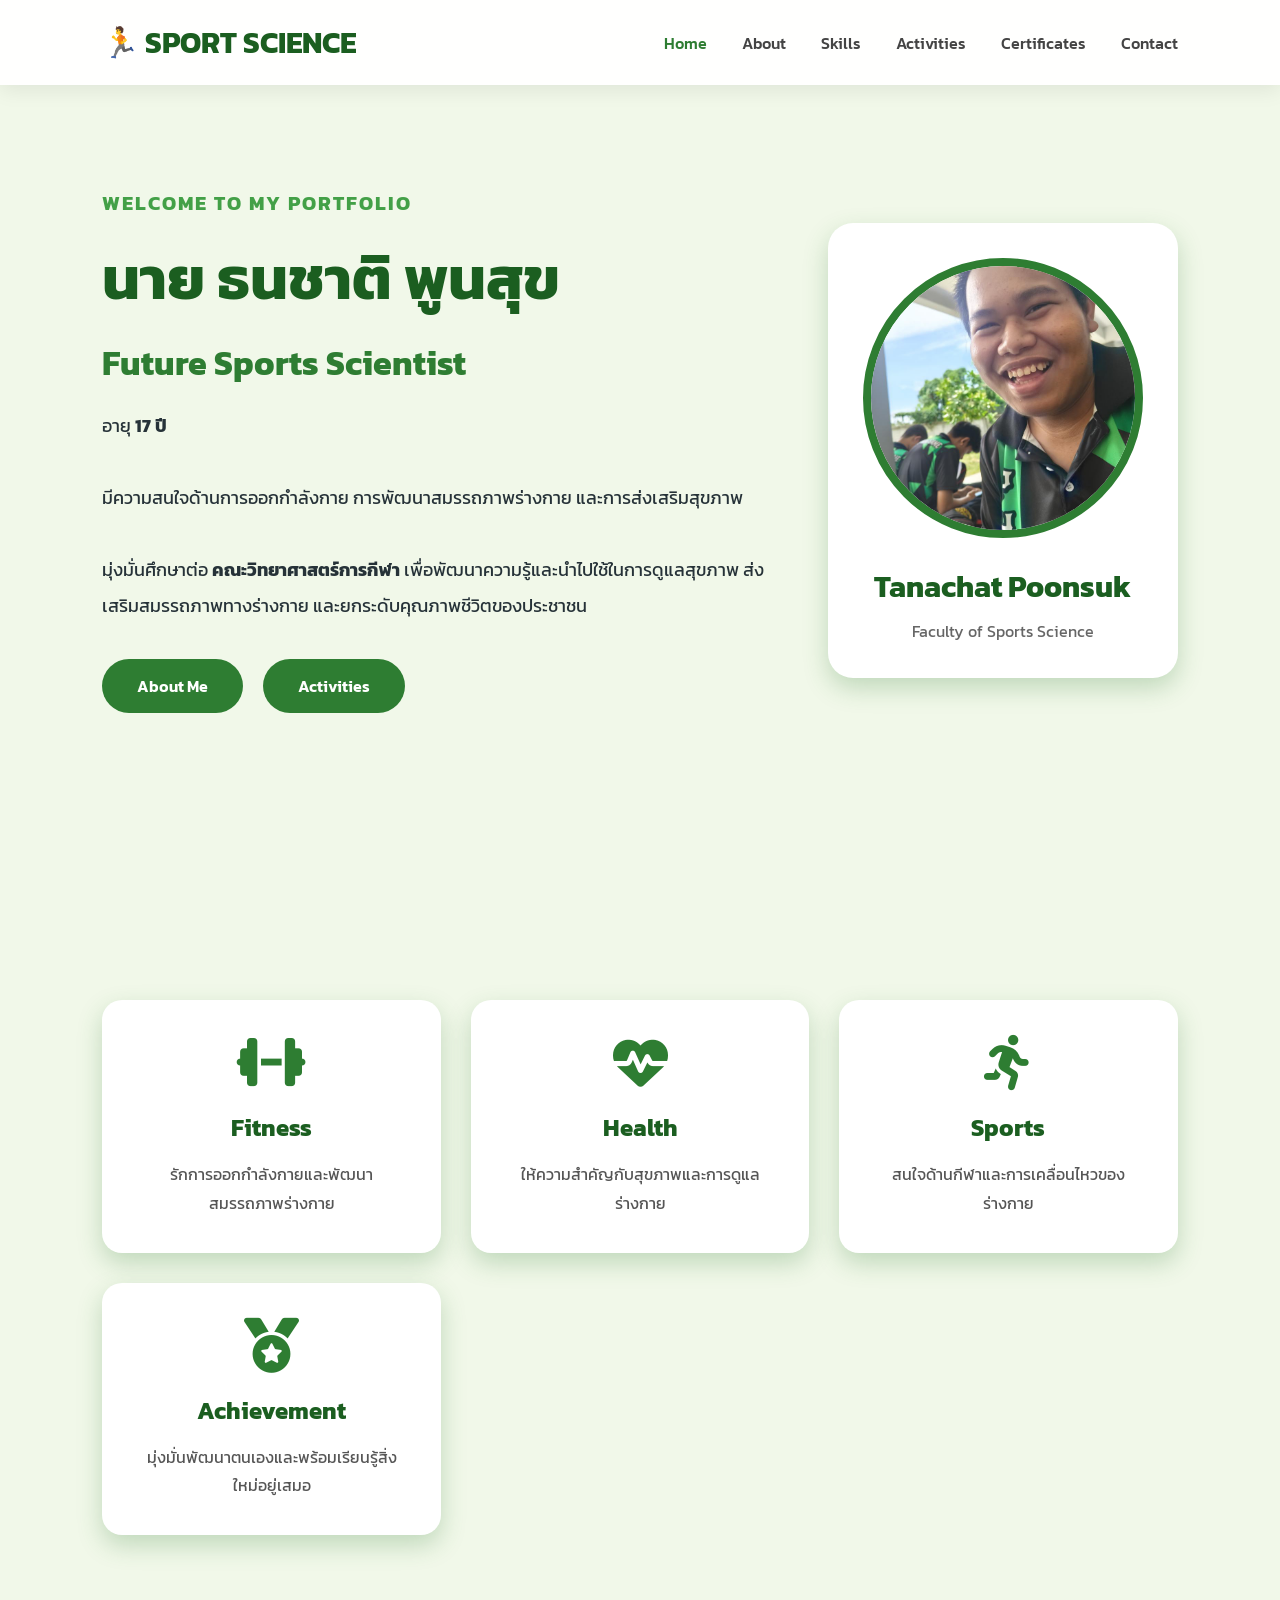
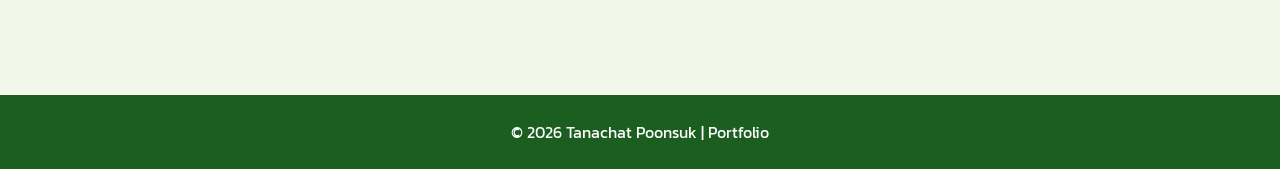
<file: index.html>
<!DOCTYPE html>
<html lang="th">

<head>

<meta charset="UTF-8">
<meta name="viewport" content="width=device-width, initial-scale=1.0">

<title>Tanachat Portfolio</title>

<link rel="preconnect" href="https://fonts.googleapis.com">

<link href="https://fonts.googleapis.com/css2?family=Kanit:wght@300;400;600;700&display=swap" rel="stylesheet">

<link rel="stylesheet"
href="https://cdnjs.cloudflare.com/ajax/libs/font-awesome/6.7.2/css/all.min.css">

<link rel="stylesheet" href="css/style.css">

</head>

<body>

<header>

<nav>

<div class="logo">

🏃 SPORT SCIENCE

</div>

<ul>

<li><a href="index.html" class="active">Home</a></li>

<li><a href="about.html">About</a></li>

<li><a href="skills.html">Skills</a></li>

<li><a href="projects.html">Activities</a></li>

<li><a href="certificates.html">Certificates</a></li>

<li><a href="contact.html">Contact</a></li>

</ul>

</nav>

</header>

<section class="hero">

<div class="left">

<h3>WELCOME TO MY PORTFOLIO</h3>

<h1>นาย ธนชาติ พูนสุข</h1>

<h2>Future Sports Scientist</h2>

<p>

อายุ <strong>17 ปี</strong>

<br><br>

มีความสนใจด้านการออกกำลังกาย การพัฒนาสมรรถภาพร่างกาย
และการส่งเสริมสุขภาพ

<br><br>

มุ่งมั่นศึกษาต่อ

<strong>คณะวิทยาศาสตร์การกีฬา</strong>

เพื่อพัฒนาความรู้และนำไปใช้ในการดูแลสุขภาพ
ส่งเสริมสมรรถภาพทางร่างกาย
และยกระดับคุณภาพชีวิตของประชาชน

</p>

<div class="button">

<a href="about.html">

About Me

</a>

<a href="projects.html">

Activities

</a>

</div>

</div>

<div class="right">

<div class="profile-card">

<img src="images/CE76A040-B627-44D5-91EF-DC53F87B7372.jpg" alt="Tanachat">

<h3>Tanachat Poonsuk</h3>

<p>

Faculty of Sports Science

</p>

</div>

</div>

</section>

<section class="cards">

<div class="card">

<i class="fa-solid fa-dumbbell"></i>

<h2>Fitness</h2>

<p>

รักการออกกำลังกายและพัฒนาสมรรถภาพร่างกาย

</p>

</div>

<div class="card">

<i class="fa-solid fa-heart-pulse"></i>

<h2>Health</h2>

<p>

ให้ความสำคัญกับสุขภาพและการดูแลร่างกาย

</p>

</div>

<div class="card">

<i class="fa-solid fa-person-running"></i>

<h2>Sports</h2>

<p>

สนใจด้านกีฬาและการเคลื่อนไหวของร่างกาย

</p>

</div>

<div class="card">

<i class="fa-solid fa-medal"></i>

<h2>Achievement</h2>

<p>

มุ่งมั่นพัฒนาตนเองและพร้อมเรียนรู้สิ่งใหม่อยู่เสมอ

</p>

</div>

</section>

<footer>

<p>

© 2026 Tanachat Poonsuk | Portfolio

</p>

</footer>

</body>

</html>
</file>
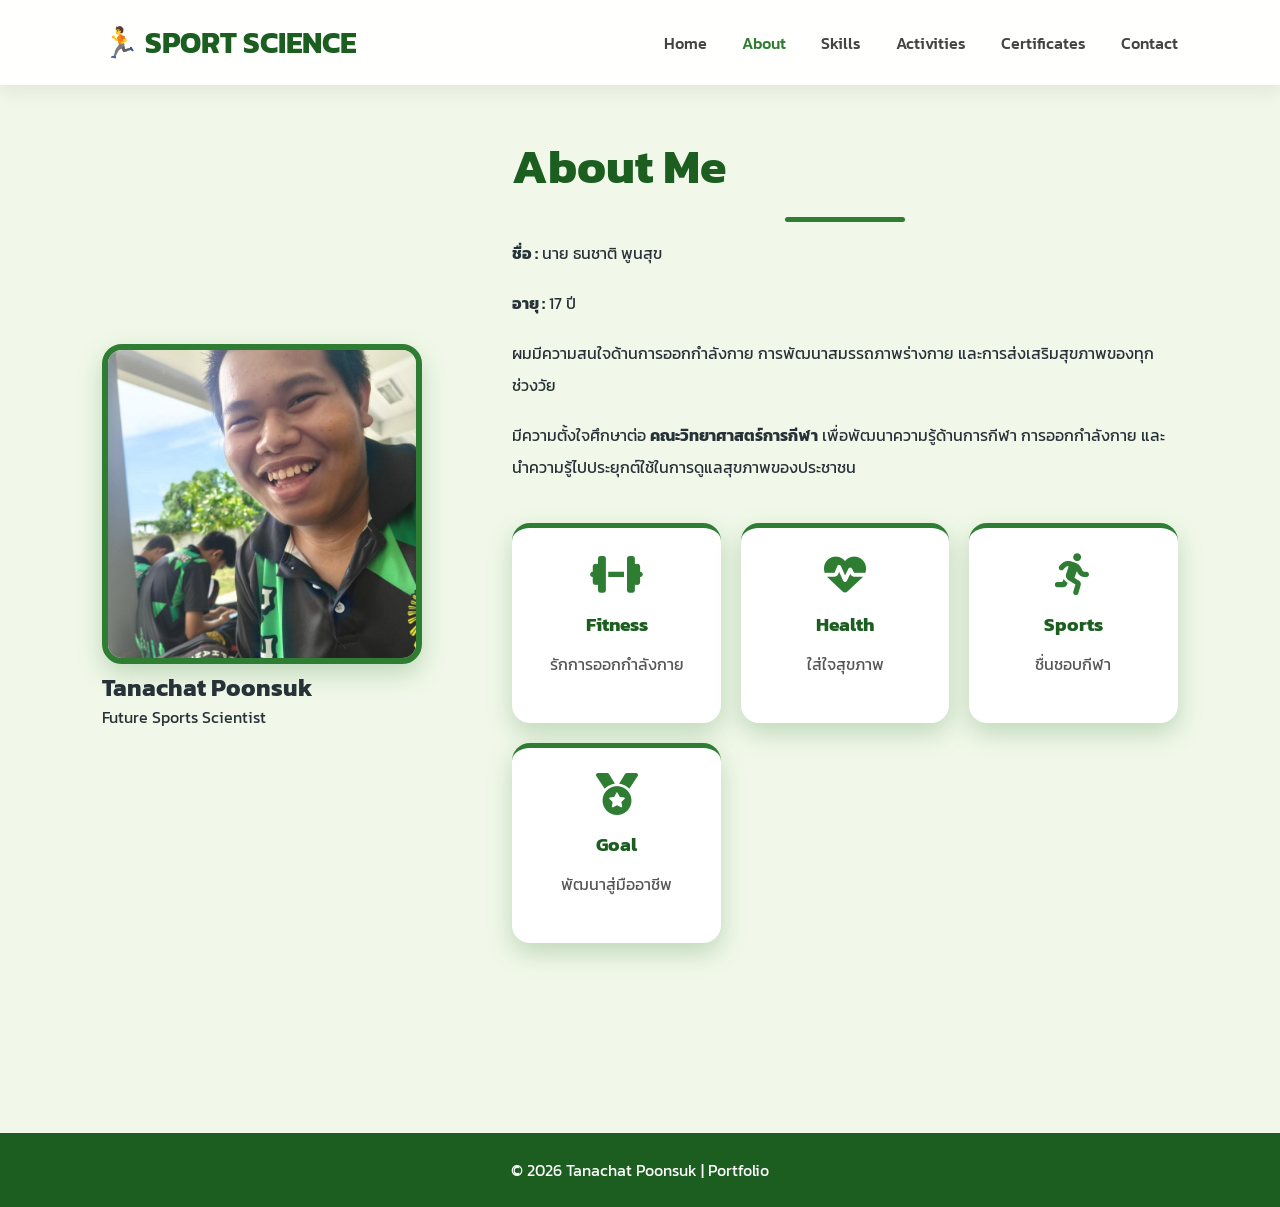
<file: about.html>
<!DOCTYPE html>
<html lang="th">

<head>

<meta charset="UTF-8">
<meta name="viewport" content="width=device-width, initial-scale=1.0">

<title>About | Sports Science Portfolio</title>

<link rel="preconnect" href="https://fonts.googleapis.com">

<link href="https://fonts.googleapis.com/css2?family=Kanit:wght@300;400;600;700&display=swap" rel="stylesheet">

<link rel="stylesheet"
href="https://cdnjs.cloudflare.com/ajax/libs/font-awesome/6.7.2/css/all.min.css">

<link rel="stylesheet" href="css/style.css">

</head>

<body>

<header>

<nav>

<div class="logo">
🏃 SPORT SCIENCE
</div>

<ul>

<li><a href="index.html">Home</a></li>

<li><a href="about.html" class="active">About</a></li>

<li><a href="skills.html">Skills</a></li>

<li><a href="projects.html">Activities</a></li>

<li><a href="certificates.html">Certificates</a></li>

<li><a href="contact.html">Contact</a></li>

</ul>

</nav>

</header>

<section class="about-page">

<div class="about-image">

<img src="images/CE76A040-B627-44D5-91EF-DC53F87B7372.jpg" alt="Profile">

<h2>Tanachat Poonsuk</h2>

<p>Future Sports Scientist</p>

</div>

<div class="about-detail">

<h1>About Me</h1>

<div class="line"></div>

<p>

<strong>ชื่อ :</strong> นาย ธนชาติ พูนสุข

</p>

<p>

<strong>อายุ :</strong> 17 ปี

</p>

<p>

ผมมีความสนใจด้านการออกกำลังกาย การพัฒนาสมรรถภาพร่างกาย และการส่งเสริมสุขภาพของทุกช่วงวัย

</p>

<p>

มีความตั้งใจศึกษาต่อ <strong>คณะวิทยาศาสตร์การกีฬา</strong>
เพื่อพัฒนาความรู้ด้านการกีฬา การออกกำลังกาย และนำความรู้ไปประยุกต์ใช้ในการดูแลสุขภาพของประชาชน

</p>

<div class="sport-grid">

<div class="sport-card">

<i class="fa-solid fa-dumbbell"></i>

<h3>Fitness</h3>

<p>รักการออกกำลังกาย</p>

</div>

<div class="sport-card">

<i class="fa-solid fa-heart-pulse"></i>

<h3>Health</h3>

<p>ใส่ใจสุขภาพ</p>

</div>

<div class="sport-card">

<i class="fa-solid fa-person-running"></i>

<h3>Sports</h3>

<p>ชื่นชอบกีฬา</p>

</div>

<div class="sport-card">

<i class="fa-solid fa-medal"></i>

<h3>Goal</h3>

<p>พัฒนาสู่มืออาชีพ</p>

</div>

</div>

</div>

</section>

<footer>

<p>

© 2026 Tanachat Poonsuk | Portfolio

</p>

</footer>

</body>

</html>
</file>
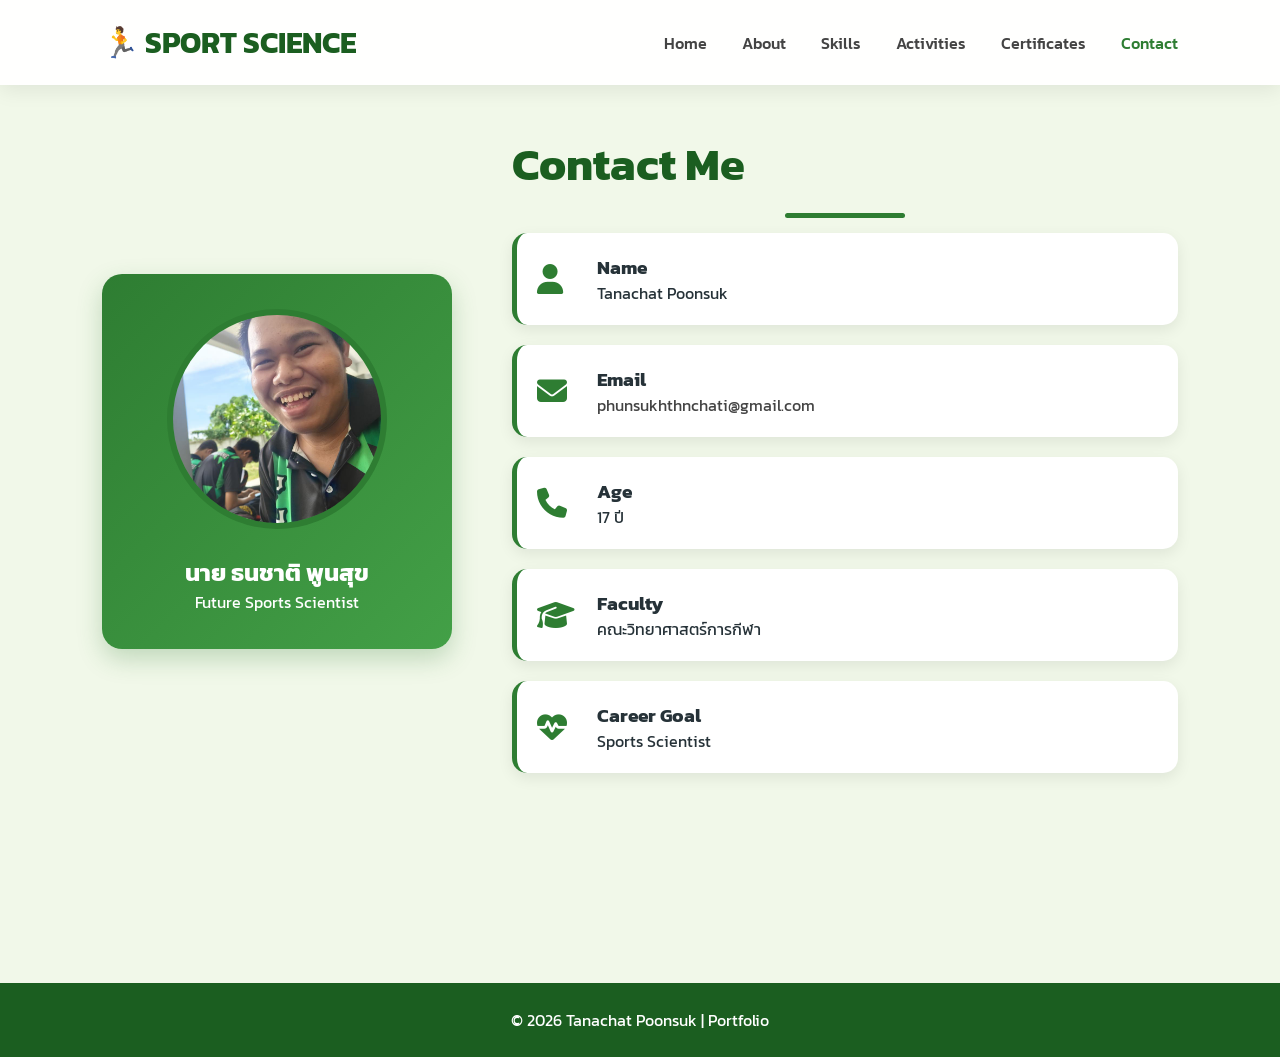
<file: contact.html>
<!DOCTYPE html>
<html lang="th">

<head>

<meta charset="UTF-8">
<meta name="viewport" content="width=device-width, initial-scale=1.0">

<title>Contact | Sports Science Portfolio</title>

<link rel="preconnect" href="https://fonts.googleapis.com">

<link href="https://fonts.googleapis.com/css2?family=Kanit:wght@300;400;600;700&display=swap" rel="stylesheet">

<link rel="stylesheet"
href="https://cdnjs.cloudflare.com/ajax/libs/font-awesome/6.7.2/css/all.min.css">

<link rel="stylesheet"
href="css/style.css">

</head>

<body>

<header>

<nav>

<div class="logo">

🏃 SPORT SCIENCE

</div>

<ul>

<li><a href="index.html">Home</a></li>

<li><a href="about.html">About</a></li>

<li><a href="skills.html">Skills</a></li>

<li><a href="projects.html">Activities</a></li>

<li><a href="certificates.html">Certificates</a></li>

<li><a href="contact.html" class="active">Contact</a></li>

</ul>

</nav>

</header>

<section class="contact-page">

<div class="contact-left">

<img src="images/CE76A040-B627-44D5-91EF-DC53F87B7372.jpg" alt="Tanachat">

<h2>นาย ธนชาติ พูนสุข</h2>

<p>Future Sports Scientist</p>

</div>

<div class="contact-right">

<h1>Contact Me</h1>

<div class="line"></div>

<div class="contact-box">

<i class="fa-solid fa-user"></i>

<div>

<h3>Name</h3>

<p>Tanachat Poonsuk</p>

</div>

</div>

<div class="contact-box">

<i class="fa-solid fa-envelope"></i>

<div>

<h3>Email</h3>

<p>

<a href="mailto:phunsukhthnchati@gmail.com">

phunsukhthnchati@gmail.com

</a>

</p>

</div>

</div>

<div class="contact-box">

<i class="fa-solid fa-phone"></i>

<div>

<h3>Age</h3>

<p>17 ปี</p>

</div>

</div>

<div class="contact-box">

<i class="fa-solid fa-graduation-cap"></i>

<div>

<h3>Faculty</h3>

<p>คณะวิทยาศาสตร์การกีฬา</p>

</div>

</div>

<div class="contact-box">

<i class="fa-solid fa-heart-pulse"></i>

<div>

<h3>Career Goal</h3>

<p>

Sports Scientist

</p>

</div>

</div>

</div>

</section>

<footer>

<p>

© 2026 Tanachat Poonsuk | Portfolio

</p>

</footer>

</body>

</html>
</file>
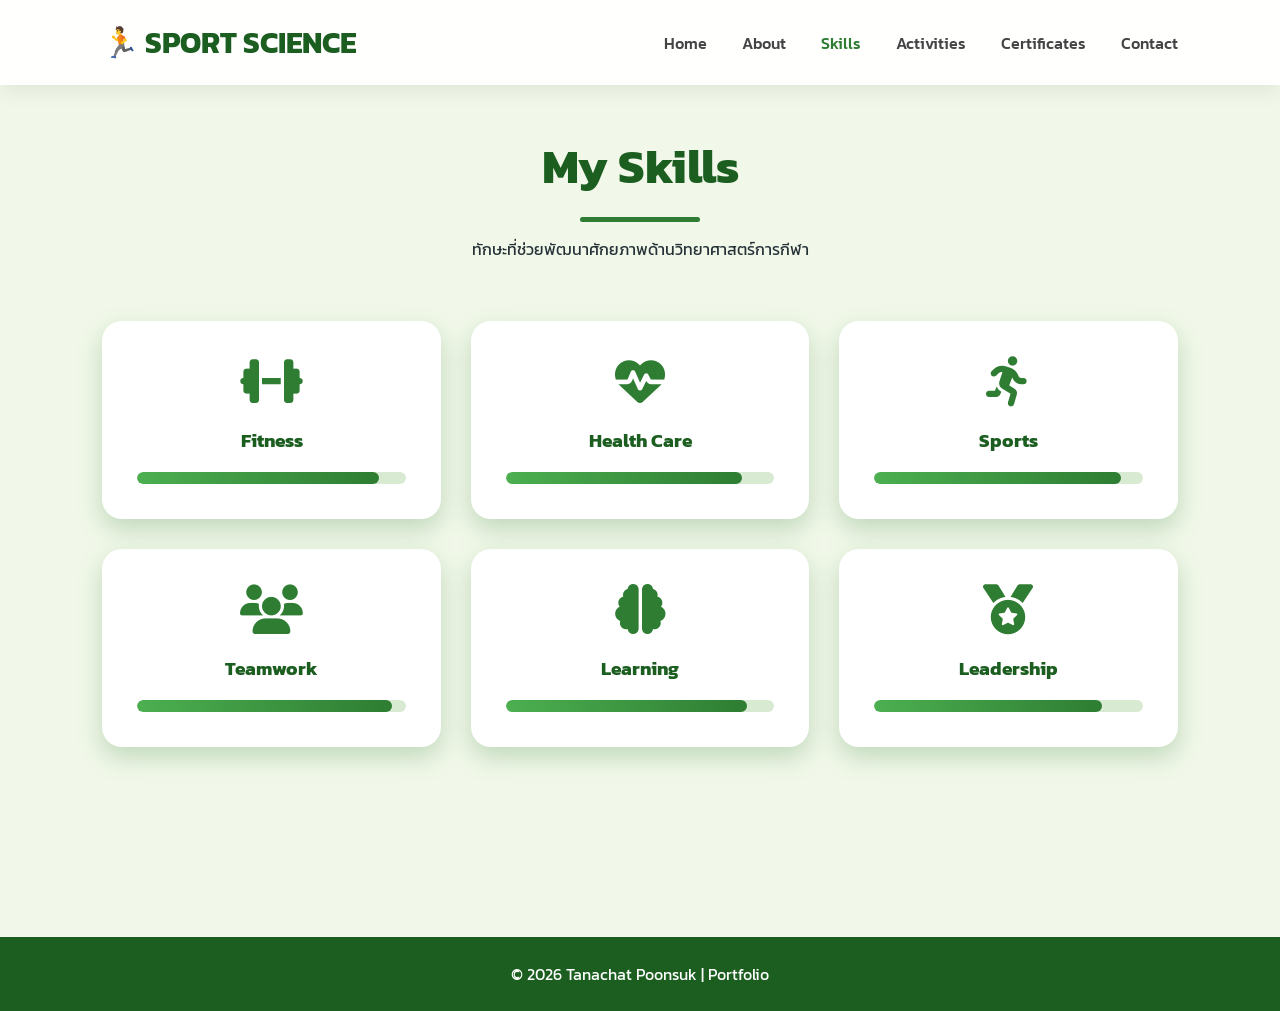
<file: skills.html>
<!DOCTYPE html>
<html lang="th">

<head>

<meta charset="UTF-8">
<meta name="viewport" content="width=device-width, initial-scale=1.0">

<title>Skills | Sports Science Portfolio</title>

<link rel="preconnect" href="https://fonts.googleapis.com">

<link href="https://fonts.googleapis.com/css2?family=Kanit:wght@300;400;600;700&display=swap" rel="stylesheet">

<link rel="stylesheet"
href="https://cdnjs.cloudflare.com/ajax/libs/font-awesome/6.7.2/css/all.min.css">

<link rel="stylesheet" href="css/style.css">

</head>

<body>

<header>

<nav>

<div class="logo">🏃 SPORT SCIENCE</div>

<ul>

<li><a href="index.html">Home</a></li>

<li><a href="about.html">About</a></li>

<li><a href="skills.html" class="active">Skills</a></li>

<li><a href="projects.html">Activities</a></li>

<li><a href="certificates.html">Certificates</a></li>

<li><a href="contact.html">Contact</a></li>

</ul>

</nav>

</header>

<section class="skills-page">

<div class="title">

<h1>My Skills</h1>

<div class="line"></div>

<p>

ทักษะที่ช่วยพัฒนาศักยภาพด้านวิทยาศาสตร์การกีฬา

</p>

</div>

<div class="skills-grid">

<div class="skill-box">

<i class="fa-solid fa-dumbbell"></i>

<h3>Fitness</h3>

<div class="progress">

<div class="progress-bar" style="width:90%;">

<span>90%</span>

</div>

</div>

</div>

<div class="skill-box">

<i class="fa-solid fa-heart-pulse"></i>

<h3>Health Care</h3>

<div class="progress">

<div class="progress-bar" style="width:88%;">

<span>88%</span>

</div>

</div>

</div>

<div class="skill-box">

<i class="fa-solid fa-person-running"></i>

<h3>Sports</h3>

<div class="progress">

<div class="progress-bar" style="width:92%;">

<span>92%</span>

</div>

</div>

</div>

<div class="skill-box">

<i class="fa-solid fa-users"></i>

<h3>Teamwork</h3>

<div class="progress">

<div class="progress-bar" style="width:95%;">

<span>95%</span>

</div>

</div>

</div>

<div class="skill-box">

<i class="fa-solid fa-brain"></i>

<h3>Learning</h3>

<div class="progress">

<div class="progress-bar" style="width:90%;">

<span>90%</span>

</div>

</div>

</div>

<div class="skill-box">

<i class="fa-solid fa-medal"></i>

<h3>Leadership</h3>

<div class="progress">

<div class="progress-bar" style="width:85%;">

<span>85%</span>

</div>

</div>

</div>

</div>

</section>

<footer>

<p>

© 2026 Tanachat Poonsuk | Portfolio

</p>

</footer>

</body>

</html>
</file>
<file: css/style.css>
/* ===========================
        GOOGLE FONT
=========================== */

@import url('https://fonts.googleapis.com/css2?family=Kanit:wght@300;400;500;700&display=swap');

/* ===========================
        COLOR
=========================== */

:root{

    --primary:#2E7D32;
    --secondary:#43A047;
    --light:#F1F8E9;
    --dark:#1B5E20;
    --white:#ffffff;
    --text:#263238;

    --shadow:0 10px 25px rgba(46,125,50,.25);

}

/* ===========================
        RESET
=========================== */

*{

margin:0;

padding:0;

box-sizing:border-box;

font-family:"Kanit",sans-serif;

}

html{

scroll-behavior:smooth;

}

body{

background:var(--light);

color:var(--text);

}

/* ===========================
        NAVBAR
=========================== */

nav{

display:flex;

justify-content:space-between;

align-items:center;

padding:20px 8%;

background:rgba(255,255,255,.95);

backdrop-filter:blur(12px);

position:fixed;

top:0;

left:0;

width:100%;

z-index:999;

box-shadow:0 5px 20px rgba(0,0,0,.08);

}

.logo{

font-size:30px;

font-weight:700;

color:var(--dark);

}

nav ul{

display:flex;

list-style:none;

gap:35px;

}

nav a{

text-decoration:none;

color:#444;

font-weight:500;

transition:.3s;

}

nav a:hover,

nav a.active{

color:var(--primary);

}

/* ===========================
        HERO
=========================== */

.hero{

min-height:100vh;

display:flex;

justify-content:space-between;

align-items:center;

padding:120px 8%;

gap:60px;

}

.left{

flex:1;

}

.left h3{

font-size:20px;

color:var(--secondary);

letter-spacing:2px;

}

.left h1{

font-size:60px;

color:var(--dark);

margin:15px 0;

}

.left h2{

font-size:34px;

color:var(--primary);

margin-bottom:20px;

}

.left p{

font-size:18px;

line-height:2;

margin-bottom:35px;

}

.button{

display:flex;

gap:20px;

}

.button a{

padding:15px 35px;

background:var(--primary);

color:white;

text-decoration:none;

border-radius:50px;

transition:.3s;

font-weight:600;

}

.button a:hover{

background:var(--dark);

transform:translateY(-5px);

}

/* ===========================
      PROFILE CARD
=========================== */

.profile-card{

background:white;

padding:35px;

border-radius:25px;

text-align:center;

box-shadow:var(--shadow);

transition:.4s;

}

.profile-card:hover{

transform:translateY(-10px);

}

.profile-card img{

width:280px;

height:280px;

object-fit:cover;

border-radius:50%;

border:8px solid var(--primary);

margin-bottom:20px;

transition:.4s;

}

.profile-card img:hover{

transform:scale(1.05);

}

.profile-card h3{

font-size:30px;

color:var(--dark);

}

.profile-card p{

color:#666;

margin-top:10px;

}

/* ===========================
        TITLE
=========================== */

.title{

text-align:center;

margin-bottom:60px;

}

.title h1{

font-size:48px;

color:var(--dark);

}

.line{

width:120px;

height:5px;

background:var(--primary);

margin:15px auto;

border-radius:20px;

}
/* ===========================
        CARDS
=========================== */

.cards{

padding:100px 8%;

display:grid;

grid-template-columns:repeat(auto-fit,minmax(250px,1fr));

gap:30px;

}

.card{

background:var(--white);

padding:35px;

border-radius:20px;

text-align:center;

box-shadow:var(--shadow);

transition:.4s;

}

.card:hover{

transform:translateY(-10px);

}

.card i{

font-size:55px;

color:var(--primary);

margin-bottom:20px;

}

.card h2{

margin-bottom:15px;

color:var(--dark);

}

.card p{

color:#555;

line-height:1.8;

}

/* ===========================
        ABOUT
=========================== */

.about-page{

padding:130px 8%;

display:grid;

grid-template-columns:350px 1fr;

gap:60px;

align-items:center;

}

.about-image img{

width:320px;

height:320px;

object-fit:cover;

border-radius:20px;

border:6px solid var(--primary);

box-shadow:var(--shadow);

}

.about-detail h1{

font-size:48px;

color:var(--dark);

margin-bottom:15px;

}

.about-detail h2{

font-size:34px;

margin-bottom:20px;

}

.about-detail p{

line-height:2;

margin-bottom:18px;

}

.timeline{

margin-top:35px;

}

.timeline-item{

display:flex;

gap:20px;

background:white;

padding:20px;

border-left:6px solid var(--primary);

border-radius:15px;

margin-bottom:20px;

box-shadow:0 5px 15px rgba(0,0,0,.08);

transition:.3s;

}

.timeline-item:hover{

transform:translateX(10px);

}

.timeline-item i{

font-size:34px;

color:var(--primary);

margin-top:5px;

}

/* ===========================
        SKILLS
=========================== */

.skills-page{

padding:130px 8%;

}

.skills-grid{

display:grid;

grid-template-columns:repeat(auto-fit,minmax(250px,1fr));

gap:30px;

margin-top:50px;

}

.skill-box{

background:white;

padding:35px;

text-align:center;

border-radius:20px;

box-shadow:var(--shadow);

transition:.3s;

}

.skill-box:hover{

transform:scale(1.05);

}

.skill-box i{

font-size:50px;

color:var(--primary);

margin-bottom:20px;

}

.skill-box h3{

margin-bottom:15px;

color:var(--dark);

}

.skill-box p{

line-height:1.8;

color:#555;

}

/* ===========================
        ACTIVITIES
=========================== */

.activities{

padding:130px 8%;

}

.activity-grid{

display:grid;

grid-template-columns:repeat(auto-fit,minmax(300px,1fr));

gap:30px;

margin-top:50px;

}

.activity-card{

background:white;

border-radius:20px;

overflow:hidden;

box-shadow:var(--shadow);

transition:.4s;

}

.activity-card:hover{

transform:translateY(-10px);

}

.activity-card img{

width:100%;

height:220px;

object-fit:cover;

}

.activity-card .content{

padding:25px;

}

.activity-card h3{

margin-bottom:10px;

color:var(--dark);

}

.activity-card p{

line-height:1.8;

color:#555;

}

/* ===========================
        CERTIFICATES
=========================== */

.certificates-page{

padding:130px 8%;

}

.certificate-grid{

display:grid;

grid-template-columns:repeat(auto-fit,minmax(300px,1fr));

gap:30px;

margin-top:50px;

}

.certificate-item{

overflow:hidden;

border-radius:20px;

box-shadow:var(--shadow);

transition:.4s;

}

.certificate-item:hover{

transform:scale(1.03);

}

.certificate-item img{

width:100%;

height:230px;

object-fit:cover;

}

/* ===========================
        CONTACT
=========================== */

.contact-page{

padding:130px 8%;

display:grid;

grid-template-columns:350px 1fr;

gap:60px;

align-items:center;

}

.contact-left{

background:white;

padding:35px;

border-radius:20px;

text-align:center;

box-shadow:var(--shadow);

}

.contact-left img{

width:220px;

height:220px;

border-radius:50%;

object-fit:cover;

border:6px solid var(--primary);

margin-bottom:20px;

}

.contact-right h1{

font-size:45px;

color:var(--dark);

margin-bottom:10px;

}

.contact-box{

display:flex;

align-items:center;

gap:20px;

background:white;

padding:20px;

margin-bottom:20px;

border-radius:15px;

box-shadow:0 5px 15px rgba(0,0,0,.08);

transition:.3s;

}

.contact-box:hover{

transform:translateX(10px);

}

.contact-box i{

font-size:30px;

color:var(--primary);

width:40px;

}

.contact-box a{

text-decoration:none;

color:#444;

}

.contact-box a:hover{

color:var(--primary);

}

/* ===========================
        FOOTER
=========================== */

footer{

background:var(--dark);

color:white;

text-align:center;

padding:25px;

margin-top:60px;

}

/* ===========================
        RESPONSIVE
=========================== */

@media(max-width:900px){

.hero{

flex-direction:column;

text-align:center;

}

.about-page,

.contact-page{

grid-template-columns:1fr;

text-align:center;

}

.about-image img{

width:260px;

height:260px;

}

.profile-card img{

width:220px;

height:220px;

}

.left h1{

font-size:42px;

}

.left h2{

font-size:28px;

}

}
/*==========================
        SPORT ABOUT
==========================*/

.sport-grid{

display:grid;

grid-template-columns:repeat(auto-fit,minmax(180px,1fr));

gap:20px;

margin-top:40px;

}

.sport-card{

background:white;

padding:25px;

border-radius:18px;

text-align:center;

box-shadow:var(--shadow);

transition:.35s;

border-top:5px solid var(--primary);

}

.sport-card:hover{

transform:translateY(-10px);

}

.sport-card i{

font-size:42px;

color:var(--primary);

margin-bottom:15px;

}

.sport-card h3{

color:var(--dark);

margin-bottom:10px;

}

.sport-card p{

color:#555;

}
/*==========================
      SPORT SKILLS
==========================*/

.progress{

width:100%;

height:12px;

background:#d9ead3;

border-radius:30px;

margin-top:18px;

overflow:hidden;

}

.progress-bar{

height:100%;

background:linear-gradient(90deg,#4CAF50,#2E7D32);

border-radius:30px;

position:relative;

transition:1s;

}

.progress-bar span{

position:absolute;

right:8px;

top:-28px;

font-size:14px;

font-weight:bold;

color:var(--dark);

}
/*==========================
     ACTIVITIES PAGE
==========================*/

.activities{

padding:130px 8%;

}

.activity-grid{

display:grid;

grid-template-columns:repeat(auto-fit,minmax(280px,1fr));

gap:35px;

margin-top:50px;

}

.activity-card{

background:#fff;

border-radius:20px;

overflow:hidden;

box-shadow:var(--shadow);

transition:.4s;

}

.activity-card:hover{

transform:translateY(-10px);

}

.activity-card img{

width:100%;

height:220px;

object-fit:cover;

transition:.4s;

}

.activity-card:hover img{

transform:scale(1.08);

}

.activity-card .content{

padding:25px;

}

.activity-card h3{

color:var(--dark);

margin-bottom:12px;

}

.activity-card p{

color:#555;

line-height:1.8;

}
/*==========================
    CERTIFICATES PAGE
==========================*/

.certificates-page{

padding:130px 8%;

}

.certificate-grid{

display:grid;

grid-template-columns:repeat(auto-fit,minmax(280px,1fr));

gap:30px;

margin-top:50px;

}

.certificate-item{

background:#fff;

border-radius:20px;

overflow:hidden;

box-shadow:var(--shadow);

transition:.4s;

}

.certificate-item:hover{

transform:translateY(-10px);

}

.certificate-item img{

width:100%;

height:220px;

object-fit:cover;

transition:.5s;

}

.certificate-item:hover img{

transform:scale(1.08);

}

.certificate-info{

padding:20px;

text-align:center;

}

.certificate-info h3{

color:var(--dark);

margin-bottom:10px;

}

.certificate-info p{

color:#555;

line-height:1.7;

}
/* CONTACT HOVER EFFECT */

.contact-box{

border-left:5px solid var(--primary);

}

.contact-box:hover{

background:var(--primary);

color:white;

}

.contact-box:hover h3,

.contact-box:hover p,

.contact-box:hover a,

.contact-box:hover i{

color:white;

}

.contact-left{

background:linear-gradient(135deg,#2E7D32,#43A047);

color:white;

}

.contact-left h2,

.contact-left p{

color:white;

}
</file>
